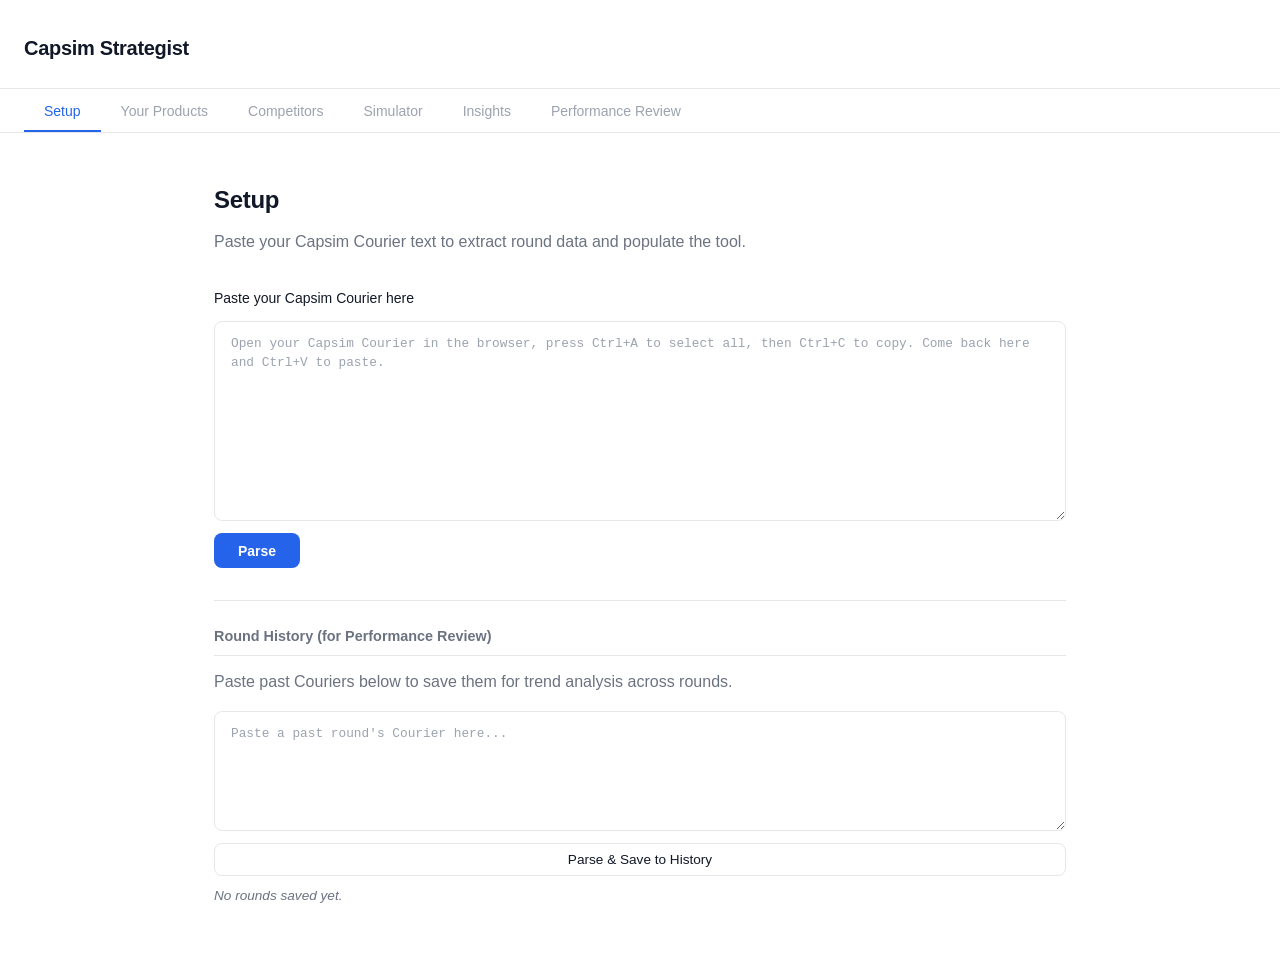
<file: index.html>
<!DOCTYPE html>
<html lang="en">
<head>
    <meta charset="UTF-8">
    <meta name="viewport" content="width=device-width, initial-scale=1.0">
    <title>Capsim Strategist</title>
    <link rel="stylesheet" href="style.css">
</head>
<body>
    <header class="app-header">
        <h1>Capsim Strategist</h1>
    </header>

    <nav class="tab-bar">
        <button class="tab-btn active" data-tab="setup">Setup</button>
        <button class="tab-btn" data-tab="products">Your Products</button>
        <button class="tab-btn" data-tab="competitors">Competitors</button>
        <button class="tab-btn" data-tab="simulator">Simulator</button>
        <button class="tab-btn" data-tab="insights">Insights</button>
        <button class="tab-btn" data-tab="performance">Performance Review</button>
    </nav>

    <main class="tab-content">
        <section class="tab-panel active" id="tab-setup">
            <h2>Setup</h2>
            <p class="tab-description">Paste your Capsim Courier text to extract round data and populate the tool.</p>

            <div class="setup-form">
                <label for="courier-input" class="input-label">Paste your Capsim Courier here</label>
                <textarea
                    id="courier-input"
                    class="courier-textarea"
                    placeholder="Open your Capsim Courier in the browser, press Ctrl+A to select all, then Ctrl+C to copy. Come back here and Ctrl+V to paste."
                    spellcheck="false"
                ></textarea>
                <button id="parse-btn" class="btn-primary">Parse</button>
            </div>

            <div id="parse-summary" class="parse-summary hidden"></div>

            <hr class="section-divider">
            <h3 class="section-heading">Round History (for Performance Review)</h3>
            <p class="tab-description" style="margin-bottom:1rem">Paste past Couriers below to save them for trend analysis across rounds.</p>
            <div class="setup-form">
                <textarea id="history-input" class="courier-textarea" style="min-height:120px" placeholder="Paste a past round's Courier here..." spellcheck="false"></textarea>
                <button id="history-save-btn" class="btn-secondary">Parse &amp; Save to History</button>
            </div>
            <div id="history-status" class="parse-summary hidden"></div>
            <div id="history-list"></div>
        </section>

        <section class="tab-panel" id="tab-products">
            <h2>Your Products</h2>
            <p class="tab-description">Plan R&D decisions for the upcoming round.</p>
            <div id="products-empty" class="empty-state">Parse a Courier in the Setup tab first.</div>
            <div id="products-content" class="hidden">
                <div id="product-counter" class="product-counter"></div>
                <h3 class="section-heading">Existing Products</h3>
                <div id="products-list"></div>
                <h3 class="section-heading">New Products to Launch</h3>
                <div id="new-products-list"></div>
                <button id="add-product-btn" class="btn-secondary">+ Add New Product</button>
                <div id="new-product-form" class="new-product-form hidden"></div>
            </div>
        </section>

        <section class="tab-panel" id="tab-competitors">
            <h2>Competitors</h2>
            <p class="tab-description">View and edit competitor product data.</p>
            <div id="competitors-empty" class="empty-state">Parse a Courier in the Setup tab first.</div>
            <div id="competitors-content" class="hidden">
                <div class="filter-bar">
                    <select id="filter-company"><option value="all">All Companies</option></select>
                    <select id="filter-segment"><option value="all">All Segments</option></select>
                </div>
                <div class="table-wrap">
                    <table id="competitors-table" class="data-table">
                        <thead></thead>
                        <tbody></tbody>
                    </table>
                </div>
            </div>
        </section>

        <section class="tab-panel" id="tab-simulator">
            <h2>Simulator</h2>
            <p class="tab-description" id="sim-subtitle">Watch your products on the perceptual map as segments drift month by month.</p>
            <div id="simulator-empty" class="empty-state">Parse a Courier in the Setup tab first.</div>
            <div id="simulator-content" class="hidden">
                <div class="map-container">
                    <svg id="perceptual-map" viewBox="0 0 600 600" preserveAspectRatio="xMidYMid meet"></svg>
                </div>
                <div class="map-legend">
                    <span class="legend-item"><span class="legend-dot legend-andrews"></span> Andrews</span>
                    <span class="legend-item"><span class="legend-dot legend-competitor"></span> Competitors</span>
                    <span class="legend-item"><span class="legend-marker">&#9650;</span> Ideal spot</span>
                    <label class="legend-item legend-toggle">
                        <input type="checkbox" id="hide-competitors-toggle">
                        <span>Hide competitors</span>
                    </label>
                </div>
                <div class="time-controls">
                    <div class="time-controls-row">
                        <button id="play-btn" class="btn-play">&#9654; Play</button>
                        <span id="month-label" class="month-label">January, Round 3</span>
                    </div>
                    <div class="scrubber-wrap">
                        <input type="range" id="month-scrubber" min="0" max="72" value="0" step="1" class="scrubber">
                    </div>
                    <div id="year-markers" class="year-markers"></div>
                </div>
                <div class="css-panel" id="css-panel">
                    <div class="css-panel-header">
                        <label for="focus-product">Product Focus</label>
                        <select id="focus-product"></select>
                    </div>
                    <div class="css-panel-body" id="css-panel-body">
                        <div class="css-score-row">
                            <span class="css-total-label">CSS Score:</span>
                            <span id="css-total" class="css-total-value">0 / 100</span>
                        </div>
                        <div class="css-score-row">
                            <span class="css-total-label">Demand Share:</span>
                            <span id="css-demand" class="css-total-value">0%</span>
                        </div>
                        <div class="css-breakdown" id="css-breakdown"></div>
                    </div>
                </div>
            </div>
        </section>

        <section class="tab-panel" id="tab-insights">
            <h2>Insights</h2>
            <p class="tab-description">Strategic analysis and positioning recommendations.</p>
            <div id="insights-empty" class="empty-state">Parse a Courier in the Setup tab first.</div>
            <div id="insights-content" class="hidden">
                <h3 class="section-heading">Product Health Cards</h3>
                <div id="insights-cards"></div>
                <h3 class="section-heading">Ideal Position Analysis</h3>
                <div id="insights-ideal-table"></div>
                <h3 class="section-heading">AI Strategy Coach (powered by Gemini)</h3>
                <p class="ai-description">Optional — provide your own free Gemini API key for AI-powered strategy analysis. Your key is stored only in this browser session and never sent anywhere except Google's Gemini API.</p>
                <div class="ai-key-row">
                    <input type="password" id="gemini-key" placeholder="Paste Gemini API key" class="ai-key-input">
                    <a href="https://aistudio.google.com/app/apikey" target="_blank" rel="noopener" class="ai-key-link">Get a free key &rarr;</a>
                </div>
                <button id="ai-generate-btn" class="btn-primary">Generate AI Strategy Analysis</button>
                <div id="ai-response" class="ai-response hidden"></div>
            </div>
        </section>
        <section class="tab-panel" id="tab-performance">
            <h2>Performance Review</h2>
            <p class="tab-description">Track trends and analyse performance across saved rounds.</p>
            <div id="performance-empty" class="empty-state">Save at least 2 rounds in the Setup tab's Round History section to enable Performance Review.</div>
            <div id="performance-content" class="hidden"></div>
        </section>
    </main>

    <script src="helpers.js"></script>
    <script src="parser.js"></script>
    <script src="products.js"></script>
    <script src="competitors.js"></script>
    <script src="simulation.js"></script>
    <script src="simulator.js"></script>
    <script src="insights.js"></script>
    <script src="performance.js"></script>
    <script src="script.js"></script>
</body>
</html>
</file>
<file: style.css>
/* ============================================
   Capsim Strategist — Clean Professional Style
   ============================================ */

*,
*::before,
*::after {
    margin: 0;
    padding: 0;
    box-sizing: border-box;
}

:root {
    --color-accent: #2563eb;
    --color-accent-hover: #1d4ed8;
    --color-accent-light: #eff6ff;
    --color-bg: #ffffff;
    --color-surface: #ffffff;
    --color-border: #e5e7eb;
    --color-text: #111827;
    --color-text-secondary: #6b7280;
    --color-text-muted: #9ca3af;
    --color-success: #059669;
    --color-success-bg: #ecfdf5;
    --color-warning: #d97706;
    --color-warning-bg: #fffbeb;
    --color-error: #dc2626;
    --color-error-bg: #fef2f2;
    --radius: 8px;
}

html {
    font-size: 16px;
}

body {
    font-family: -apple-system, BlinkMacSystemFont, 'Segoe UI', Inter, Roboto, 'Helvetica Neue', Arial, sans-serif;
    background: var(--color-bg);
    color: var(--color-text);
    min-height: 100vh;
    line-height: 1.6;
}

/* --- Header --- */
.app-header {
    padding: 2rem 1.5rem 1.5rem;
    border-bottom: 1px solid var(--color-border);
}

.app-header h1 {
    font-size: 1.25rem;
    font-weight: 700;
    letter-spacing: -0.3px;
    color: var(--color-text);
}

/* --- Tab Bar --- */
.tab-bar {
    display: flex;
    gap: 0;
    padding: 0 1.5rem;
    border-bottom: 1px solid var(--color-border);
    overflow-x: auto;
    -webkit-overflow-scrolling: touch;
    scrollbar-width: none;
}

.tab-bar::-webkit-scrollbar {
    display: none;
}

.tab-btn {
    flex-shrink: 0;
    padding: 0.85rem 1.25rem;
    border: none;
    border-radius: 0;
    background: transparent;
    color: var(--color-text-muted);
    font-size: 0.875rem;
    font-weight: 500;
    cursor: pointer;
    transition: color 0.15s ease, box-shadow 0.15s ease;
    position: relative;
}

.tab-btn:hover {
    color: var(--color-text-secondary);
}

.tab-btn:focus-visible {
    outline: 2px solid var(--color-accent);
    outline-offset: -2px;
}

.tab-btn.active {
    color: var(--color-accent);
    box-shadow: inset 0 -2px 0 0 var(--color-accent);
}

/* --- Tab Content --- */
.tab-content {
    padding: 3rem 1.5rem;
    max-width: 900px;
    margin: 0 auto;
}

.tab-panel {
    display: none;
    animation: fadeIn 0.2s ease;
}

.tab-panel.active {
    display: block;
}

@keyframes fadeIn {
    from { opacity: 0; transform: translateY(4px); }
    to   { opacity: 1; transform: translateY(0); }
}

.tab-panel h2 {
    font-size: 1.5rem;
    font-weight: 700;
    letter-spacing: -0.3px;
    margin-bottom: 0.5rem;
    color: var(--color-text);
}

.tab-panel p {
    font-size: 1rem;
    color: var(--color-text-secondary);
    line-height: 1.7;
}

.tab-description {
    margin-bottom: 2rem;
}

/* --- Setup Form --- */
.setup-form {
    display: flex;
    flex-direction: column;
    gap: 0.75rem;
}

.input-label {
    font-size: 0.875rem;
    font-weight: 500;
    color: var(--color-text);
}

.courier-textarea {
    width: 100%;
    min-height: 200px;
    padding: 0.75rem 1rem;
    border: 1px solid var(--color-border);
    border-radius: var(--radius);
    font-family: 'SF Mono', 'Fira Code', 'Fira Mono', Menlo, Consolas, monospace;
    font-size: 0.8rem;
    line-height: 1.5;
    color: var(--color-text);
    background: var(--color-bg);
    resize: vertical;
    transition: border-color 0.15s ease, box-shadow 0.15s ease;
}

.courier-textarea:focus {
    outline: none;
    border-color: var(--color-accent);
    box-shadow: 0 0 0 3px var(--color-accent-light);
}

.courier-textarea::placeholder {
    color: var(--color-text-muted);
}

/* --- Buttons --- */
.btn-primary {
    align-self: flex-start;
    padding: 0.6rem 1.5rem;
    border: none;
    border-radius: var(--radius);
    background: var(--color-accent);
    color: #ffffff;
    font-size: 0.875rem;
    font-weight: 600;
    cursor: pointer;
    transition: background 0.15s ease, transform 0.1s ease;
}

.btn-primary:hover {
    background: var(--color-accent-hover);
}

.btn-primary:active {
    transform: scale(0.98);
}

.btn-primary:focus-visible {
    outline: 2px solid var(--color-accent);
    outline-offset: 2px;
}

/* --- Parse Summary --- */
.parse-summary {
    margin-top: 1.5rem;
    padding: 1.25rem 1.5rem;
    border-radius: var(--radius);
    font-size: 0.9rem;
    line-height: 1.7;
}

.parse-summary.hidden {
    display: none;
}

.parse-summary.success {
    background: var(--color-success-bg);
    border: 1px solid var(--color-success);
    color: var(--color-success);
}

.parse-summary.has-warnings {
    background: var(--color-warning-bg);
    border: 1px solid var(--color-warning);
    color: var(--color-text);
}

.parse-summary.error {
    background: var(--color-error-bg);
    border: 1px solid var(--color-error);
    color: var(--color-error);
}

.parse-summary h3 {
    font-size: 0.95rem;
    font-weight: 700;
    margin-bottom: 0.5rem;
}

.parse-summary ul {
    list-style: none;
    padding: 0;
}

.parse-summary li {
    padding: 0.15rem 0;
}

.parse-summary li::before {
    content: "✓ ";
    font-weight: 700;
}

.parse-summary .warning-item::before {
    content: "⚠ ";
}

.parse-summary .round-display {
    font-size: 1rem;
    font-weight: 700;
    margin-bottom: 0.75rem;
    color: var(--color-text);
}

/* --- Responsive --- */
/* Section divider */
.section-divider {
    border: none;
    border-top: 1px solid var(--color-border);
    margin: 2rem 0 1rem;
}

/* History items */
.history-item {
    display: flex;
    justify-content: space-between;
    align-items: center;
    padding: 0.4rem 0.75rem;
    margin-bottom: 0.4rem;
    border: 1px solid var(--color-border);
    border-radius: 4px;
    font-size: 0.85rem;
}

/* --- Empty State --- */
.empty-state {
    color: var(--color-text-muted);
    font-style: italic;
    padding: 2rem 0;
}

/* --- Hidden utility --- */
.hidden {
    display: none !important;
}

/* --- Section Headings --- */
.section-heading {
    font-size: 0.9rem;
    font-weight: 600;
    color: var(--color-text-secondary);
    margin: 1.5rem 0 0.75rem;
    border-bottom: 1px solid var(--color-border);
    padding-bottom: 0.4rem;
}

/* --- Product Counter --- */
.product-counter {
    font-size: 0.85rem;
    color: var(--color-text-secondary);
    margin-bottom: 1rem;
    padding: 0.5rem 0.75rem;
    background: var(--color-accent-light);
    border-radius: 4px;
}

/* --- Product Cards --- */
.product-card {
    border: 1px solid var(--color-border);
    border-radius: var(--radius);
    padding: 1.25rem;
    margin-bottom: 1rem;
}

.product-card-header {
    display: flex;
    justify-content: space-between;
    align-items: center;
    margin-bottom: 0.75rem;
}

.product-card-title {
    font-weight: 600;
    font-size: 0.95rem;
}

.product-card-segment {
    font-size: 0.8rem;
    color: var(--color-text-muted);
}

.current-specs {
    display: grid;
    grid-template-columns: repeat(auto-fit, minmax(90px, 1fr));
    gap: 0.5rem;
    margin-bottom: 1rem;
}

.spec-item {
    font-size: 0.8rem;
}

.spec-label {
    color: var(--color-text-muted);
    display: block;
    font-size: 0.7rem;
    text-transform: uppercase;
    letter-spacing: 0.3px;
}

.spec-value {
    font-weight: 600;
}

/* --- Toggle Row --- */
.toggle-row {
    display: flex;
    align-items: center;
    gap: 0.5rem;
    margin-bottom: 0.75rem;
}

.toggle-row input[type="checkbox"] {
    width: 1rem;
    height: 1rem;
}

.toggle-row label {
    font-size: 0.85rem;
    cursor: pointer;
    color: var(--color-text-secondary);
}

/* --- Planned Fields --- */
.planned-fields {
    display: grid;
    grid-template-columns: repeat(auto-fit, minmax(100px, 1fr));
    gap: 0.5rem;
    margin-bottom: 0.5rem;
}

.planned-fields.disabled input {
    opacity: 0.35;
    pointer-events: none;
}

.planned-fields label {
    font-size: 0.7rem;
    color: var(--color-text-muted);
    display: block;
    margin-bottom: 0.15rem;
}

.planned-fields input {
    width: 100%;
    padding: 0.4rem 0.5rem;
    border: 1px solid var(--color-border);
    border-radius: 4px;
    font-size: 0.8rem;
}

.planned-fields input:focus {
    border-color: var(--color-accent);
    outline: none;
    box-shadow: 0 0 0 2px var(--color-accent-light);
}

/* --- Buttons --- */
.btn-secondary {
    padding: 0.5rem 1.2rem;
    border: 1px solid var(--color-border);
    border-radius: var(--radius);
    background: var(--color-bg);
    color: var(--color-text);
    font-size: 0.85rem;
    font-weight: 500;
    cursor: pointer;
    transition: border-color 0.15s ease, color 0.15s ease;
}

.btn-secondary:hover {
    border-color: var(--color-accent);
    color: var(--color-accent);
}

.btn-secondary:disabled {
    opacity: 0.4;
    pointer-events: none;
}

.btn-reset {
    font-size: 0.75rem;
    color: var(--color-text-muted);
    background: none;
    border: 1px solid var(--color-border);
    border-radius: 4px;
    padding: 0.3rem 0.6rem;
    cursor: pointer;
    transition: color 0.15s ease;
}

.btn-reset:hover {
    color: var(--color-text);
    border-color: var(--color-text-muted);
}

.btn-danger {
    font-size: 0.75rem;
    color: var(--color-error);
    background: none;
    border: 1px solid var(--color-error);
    border-radius: 4px;
    padding: 0.3rem 0.6rem;
    cursor: pointer;
}

.btn-danger:hover {
    background: var(--color-error-bg);
}

/* --- New Product Form --- */
.new-product-form {
    border: 1px solid var(--color-border);
    border-radius: var(--radius);
    padding: 1.25rem;
    margin-top: 1rem;
}

.new-product-form .form-grid {
    display: grid;
    grid-template-columns: repeat(auto-fit, minmax(140px, 1fr));
    gap: 0.75rem;
}

.new-product-form label {
    font-size: 0.8rem;
    color: var(--color-text-secondary);
    display: block;
    margin-bottom: 0.2rem;
}

.new-product-form input,
.new-product-form select {
    width: 100%;
    padding: 0.4rem 0.5rem;
    border: 1px solid var(--color-border);
    border-radius: 4px;
    font-size: 0.85rem;
}

.new-product-form input:focus,
.new-product-form select:focus {
    border-color: var(--color-accent);
    outline: none;
}

.new-product-form .form-actions {
    display: flex;
    gap: 0.5rem;
    margin-top: 1rem;
}

/* --- New Product Cards --- */
.new-product-card {
    border: 1px dashed var(--color-border);
    border-radius: var(--radius);
    padding: 0.75rem 1rem;
    margin-bottom: 0.75rem;
    display: flex;
    justify-content: space-between;
    align-items: center;
}

.new-product-card .npc-info {
    font-size: 0.85rem;
}

.new-product-card .npc-name {
    font-weight: 600;
}

/* --- Competitors Table --- */
.filter-bar {
    display: flex;
    gap: 0.75rem;
    margin-bottom: 1rem;
}

.filter-bar select {
    padding: 0.4rem 0.75rem;
    border: 1px solid var(--color-border);
    border-radius: 4px;
    font-size: 0.85rem;
    background: var(--color-bg);
}

.table-wrap {
    overflow-x: auto;
}

.data-table {
    width: 100%;
    border-collapse: collapse;
    font-size: 0.8rem;
}

.data-table th {
    text-align: left;
    padding: 0.5rem 0.6rem;
    border-bottom: 2px solid var(--color-border);
    font-weight: 600;
    color: var(--color-text-secondary);
    white-space: nowrap;
}

.data-table td {
    padding: 0.45rem 0.6rem;
    border-bottom: 1px solid var(--color-border);
    white-space: nowrap;
}

.data-table tr:hover {
    background: var(--color-accent-light);
}

.data-table tr.modified {
    border-left: 3px solid var(--color-accent);
}

.data-table td.editable {
    cursor: pointer;
}

.data-table td.editable:hover {
    background: #f0f4ff;
}

.data-table td.editing input {
    width: 100%;
    padding: 0.2rem 0.3rem;
    border: 1px solid var(--color-accent);
    border-radius: 3px;
    font-size: 0.8rem;
}

/* --- Perceptual Map --- */
.map-container {
    width: 100%;
    max-width: 80vw;
    margin: 0 auto 1rem;
}

@media (min-width: 900px) {
    .map-container {
        max-width: 720px;
    }
}

.map-container svg {
    width: 100%;
    height: auto;
    display: block;
    border: 1px solid var(--color-border);
    border-radius: var(--radius);
    background: #fafafa;
}

.map-legend {
    display: flex;
    gap: 1.5rem;
    justify-content: center;
    font-size: 0.8rem;
    color: var(--color-text-secondary);
    margin-bottom: 1rem;
}

.legend-item {
    display: flex;
    align-items: center;
    gap: 0.3rem;
}

.legend-dot {
    width: 10px;
    height: 10px;
    border-radius: 50%;
    display: inline-block;
}

.legend-andrews {
    background: #2563eb;
    border: 2px solid #ffffff;
    box-shadow: 0 0 0 1px #2563eb;
}

.legend-competitor {
    background: #9ca3af;
}

.legend-marker {
    color: #111827;
    font-size: 0.7rem;
}

.time-placeholder {
    text-align: center;
    font-style: italic;
    color: var(--color-text-muted);
    font-size: 0.85rem;
    margin-top: 1rem;
}

/* Legend toggle */
.legend-toggle {
    margin-left: 0.5rem;
    cursor: pointer;
}

.legend-toggle input[type="checkbox"] {
    width: 0.85rem;
    height: 0.85rem;
    margin: 0;
}

/* Ideal markers */
.ideal-marker {
    pointer-events: auto;
}

/* SVG product dots */
.product-dot {
    cursor: pointer;
    transition: r 0.15s ease;
}

.product-dot:hover {
    filter: brightness(1.1);
}

.andrews-dot:hover {
    r: 10;
}

.competitor-dot:hover {
    r: 7;
}

/* --- Time Controls --- */
.time-controls {
    margin-top: 1.25rem;
    padding: 1rem;
    border: 1px solid var(--color-border);
    border-radius: var(--radius);
}

.time-controls-row {
    display: flex;
    align-items: center;
    gap: 1rem;
    margin-bottom: 0.75rem;
}

.btn-play {
    padding: 0.4rem 1rem;
    border: 1px solid var(--color-accent);
    border-radius: var(--radius);
    background: var(--color-accent-light);
    color: var(--color-accent);
    font-size: 0.85rem;
    font-weight: 600;
    cursor: pointer;
}

.btn-play:hover {
    background: var(--color-accent);
    color: #ffffff;
}

.month-label {
    font-size: 0.85rem;
    font-weight: 500;
    color: var(--color-text-secondary);
}

.scrubber-wrap {
    display: flex;
    align-items: center;
    gap: 0.5rem;
}

.scrub-label {
    font-size: 0.75rem;
    color: var(--color-text-muted);
}

.scrubber {
    flex: 1;
    height: 6px;
    cursor: pointer;
}

/* --- Year Markers --- */
.year-markers {
    position: relative;
    height: 1.5rem;
    margin-top: 0.25rem;
}

.year-marker {
    position: absolute;
    font-size: 0.7rem;
    color: var(--color-text-muted);
    cursor: pointer;
    padding: 0.15rem 0.3rem;
    border-radius: 3px;
    transition: color 0.15s ease, font-weight 0.15s ease;
}

.year-marker:hover {
    color: var(--color-accent);
}

.year-marker.active {
    color: var(--color-accent);
    font-weight: 700;
}

/* --- CSS Panel --- */
.css-panel {
    margin-top: 1.25rem;
    padding: 1rem;
    border: 1px solid var(--color-border);
    border-radius: var(--radius);
}

.css-panel-header {
    display: flex;
    align-items: center;
    gap: 0.75rem;
    margin-bottom: 1rem;
}

.css-panel-header label {
    font-size: 0.8rem;
    font-weight: 600;
    color: var(--color-text-secondary);
}

.css-panel-header select {
    padding: 0.3rem 0.6rem;
    border: 1px solid var(--color-border);
    border-radius: 4px;
    font-size: 0.85rem;
}

.css-score-row {
    display: flex;
    justify-content: space-between;
    align-items: center;
    margin-bottom: 0.4rem;
}

.css-total-label {
    font-size: 0.85rem;
    color: var(--color-text-secondary);
}

.css-total-value {
    font-size: 0.95rem;
    font-weight: 700;
    color: var(--color-text);
}

.css-breakdown {
    margin-top: 0.75rem;
}

.css-bar-row {
    display: flex;
    align-items: center;
    gap: 0.5rem;
    margin-bottom: 0.4rem;
}

.css-bar-label {
    font-size: 0.75rem;
    color: var(--color-text-muted);
    min-width: 100px;
}

.css-bar {
    flex: 1;
    height: 8px;
    background: var(--color-border);
    border-radius: 4px;
    overflow: hidden;
}

.css-bar-fill {
    height: 100%;
    background: var(--color-accent);
    border-radius: 4px;
    transition: width 0.3s ease;
}

.css-bar-score {
    font-size: 0.7rem;
    color: var(--color-text-muted);
    min-width: 50px;
    text-align: right;
}

/* --- SVG Animation Transitions --- */
#perceptual-map.animating .segment-group,
#perceptual-map.animating .ideal-group {
    transition: transform 800ms ease;
}

#perceptual-map.animating .just-repositioned {
    transition: transform 1500ms ease;
}

/* Reposition pulse animation */
.just-repositioned circle:first-child {
    animation: reposPulse 1.5s ease;
}

@keyframes reposPulse {
    0% { r: 8; }
    30% { r: 12; fill: #60a5fa; }
    100% { r: 8; fill: #2563eb; }
}

/* --- Revision Timeline --- */
.revision-timeline {
    margin: 0.75rem 0;
    padding-left: 0.75rem;
    border-left: 2px solid var(--color-border);
}

.revision-mini-card {
    display: flex;
    justify-content: space-between;
    align-items: center;
    padding: 0.5rem 0.75rem;
    margin-bottom: 0.5rem;
    border: 1px solid var(--color-border);
    border-radius: 4px;
    font-size: 0.8rem;
}

.rev-info {
    flex: 1;
}

.rev-date {
    font-weight: 600;
    color: var(--color-accent);
}

.rev-actions {
    display: flex;
    gap: 0.4rem;
    margin-left: 0.5rem;
}

/* Revision note */
.revision-note {
    font-size: 0.75rem;
    color: var(--color-warning);
    font-style: italic;
    margin-top: 0.4rem;
}

/* --- Insights Tab --- */
.insight-card {
    border: 1px solid var(--color-border);
    border-radius: var(--radius);
    padding: 1rem 1.25rem;
    margin-bottom: 0.75rem;
    border-left: 4px solid var(--color-border);
}

.insight-card.status-healthy { border-left-color: var(--color-success); }
.insight-card.status-watch { border-left-color: var(--color-warning); }
.insight-card.status-critical { border-left-color: var(--color-error); }

.insight-card-header {
    display: flex;
    justify-content: space-between;
    align-items: center;
    margin-bottom: 0.5rem;
}

.insight-card-title { font-weight: 600; font-size: 0.9rem; }
.insight-status { font-size: 0.8rem; font-weight: 600; }
.insight-css-row { font-size: 0.85rem; color: var(--color-text-secondary); margin-bottom: 0.4rem; }
.insight-drop { color: var(--color-error); font-weight: 600; }
.insight-recommendation { font-size: 0.85rem; color: var(--color-text); margin-bottom: 0.3rem; }
.insight-revision-note { font-size: 0.8rem; color: var(--color-success); font-style: italic; }

/* AI Coach */
.ai-description { font-size: 0.85rem; color: var(--color-text-muted); margin-bottom: 1rem; }

.ai-key-row {
    display: flex;
    align-items: center;
    gap: 0.75rem;
    margin-bottom: 0.75rem;
}

.ai-key-input {
    flex: 1;
    max-width: 320px;
    padding: 0.4rem 0.6rem;
    border: 1px solid var(--color-border);
    border-radius: 4px;
    font-size: 0.85rem;
}

.ai-key-link { font-size: 0.8rem; color: var(--color-accent); }

.ai-response {
    margin-top: 1rem;
    padding: 1rem 1.25rem;
    border: 1px solid var(--color-border);
    border-radius: var(--radius);
    background: #f9fafb;
    max-height: 500px;    /* prevents long AI responses from hijacking page layout */
    overflow-y: auto;     /* shows scrollbar only when content exceeds max-height */
}

.ai-response-text { font-size: 0.9rem; line-height: 1.7; color: var(--color-text); }
.ai-loading { font-style: italic; color: var(--color-text-muted); }
.ai-error { color: var(--color-error); font-size: 0.85rem; }

/* --- Performance Review --- */
.perf-filter-row {
    display: flex;
    align-items: center;
    gap: 0.75rem;
    margin-bottom: 1.5rem;
    flex-wrap: wrap;
}

.perf-filter-label {
    font-size: 0.85rem;
    font-weight: 500;
    color: var(--color-text-secondary);
}

.perf-pill {
    display: inline-flex;
    align-items: center;
    gap: 0.3rem;
    padding: 0.25rem 0.6rem;
    border: 1px solid var(--color-border);
    border-radius: 999px;
    font-size: 0.8rem;
    cursor: pointer;
    transition: border-color 0.15s ease;
}

.perf-pill:hover {
    border-color: var(--color-accent);
}

.perf-pill input[type="checkbox"] {
    width: 0.85rem;
    height: 0.85rem;
    margin: 0;
}

.perf-chart-controls {
    margin-bottom: 0.75rem;
    font-size: 0.85rem;
}

.perf-chart-controls select {
    padding: 0.3rem 0.6rem;
    border: 1px solid var(--color-border);
    border-radius: 4px;
    font-size: 0.85rem;
    margin-left: 0.4rem;
}

.perf-chart-svg {
    width: 100%;
    max-width: 600px;
    height: auto;
    display: block;
    border: 1px solid var(--color-border);
    border-radius: var(--radius);
    background: #fafafa;
    margin-bottom: 1rem;
}

.perf-insights-list {
    list-style: none;
    padding: 0;
    font-size: 0.85rem;
    color: var(--color-text-secondary);
}

.perf-insights-list li {
    padding: 0.3rem 0;
    border-bottom: 1px solid var(--color-border);
}

.perf-insights-list li:last-child {
    border-bottom: none;
}

.perf-round-card {
    border: 1px solid var(--color-border);
    border-radius: var(--radius);
    padding: 1rem;
    margin-bottom: 0.75rem;
}

.perf-round-card-header {
    font-weight: 600;
    font-size: 0.9rem;
    margin-bottom: 0.4rem;
}

.perf-round-card-body {
    font-size: 0.85rem;
    color: var(--color-text-secondary);
    line-height: 1.6;
}

.perf-warning {
    color: var(--color-warning);
    font-weight: 500;
}

/* --- Responsive --- */
@media (max-width: 600px) {
    .app-header {
        padding: 1.5rem 1rem 1rem;
    }

    .app-header h1 {
        font-size: 1.1rem;
    }

    .tab-bar {
        padding: 0 0.5rem;
    }

    .tab-btn {
        padding: 0.75rem 0.7rem;
        font-size: 0.75rem;
        /* min-height ensures 44px touch target */
        min-height: 44px;
    }

    .tab-content {
        padding: 1.5rem 0.75rem;
    }

    .tab-panel h2 {
        font-size: 1.25rem;
    }

    .courier-textarea {
        min-height: 150px;
    }

    .product-card {
        padding: 1rem;
    }

    .current-specs {
        grid-template-columns: repeat(3, 1fr);
    }

    .planned-fields {
        grid-template-columns: repeat(2, 1fr);
    }

    /* Ensure all small buttons meet 44px touch target */
    .btn-reset,
    .btn-danger,
    .btn-secondary,
    .btn-play {
        min-height: 44px;
        min-width: 44px;
        display: inline-flex;
        align-items: center;
        justify-content: center;
    }

    /* Larger toggle checkbox for touch */
    .toggle-row input[type="checkbox"],
    .legend-toggle input[type="checkbox"] {
        width: 1.375rem;
        height: 1.375rem;
    }

    /* Legend wraps on narrow screens */
    .map-legend {
        flex-wrap: wrap;
        gap: 0.75rem;
    }

    /* AI key row stacks vertically on mobile */
    .ai-key-row {
        flex-direction: column;
        align-items: stretch;
    }

    .ai-key-input {
        max-width: 100%;
    }
}
</file>
